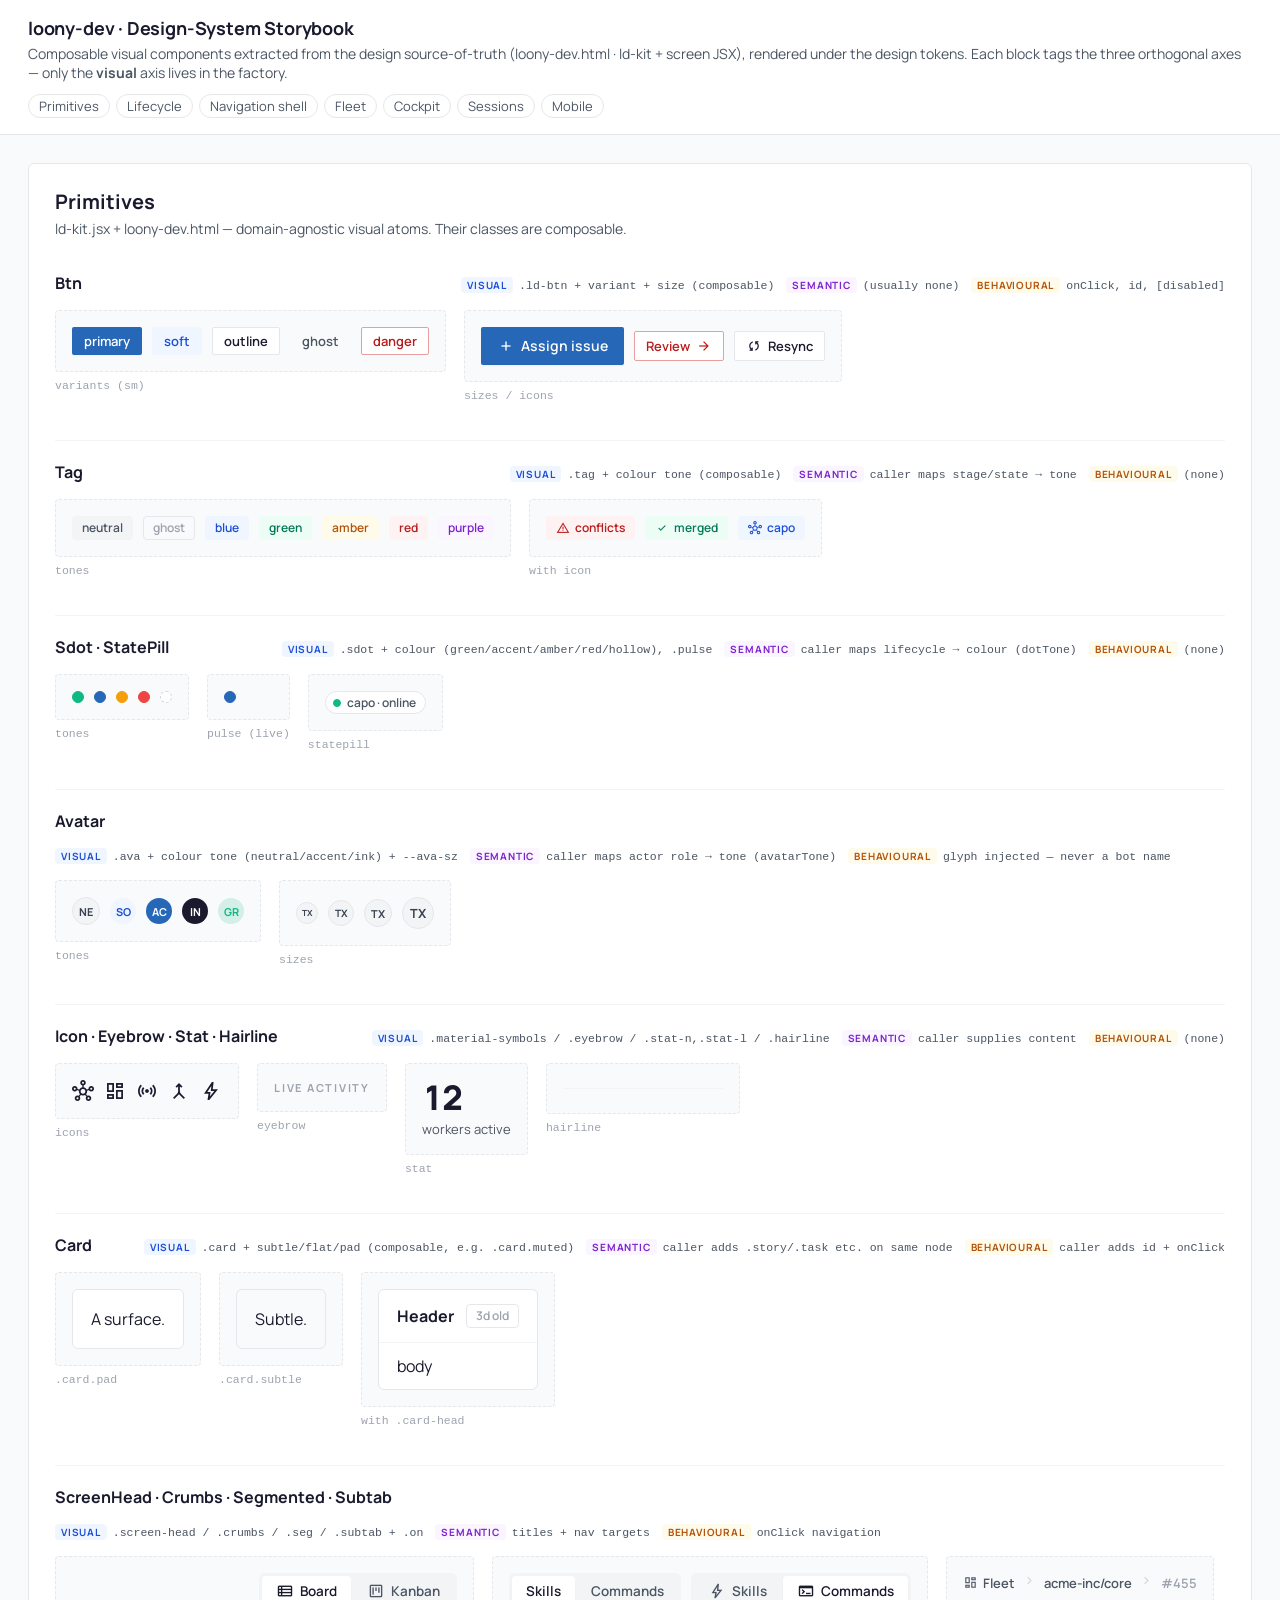
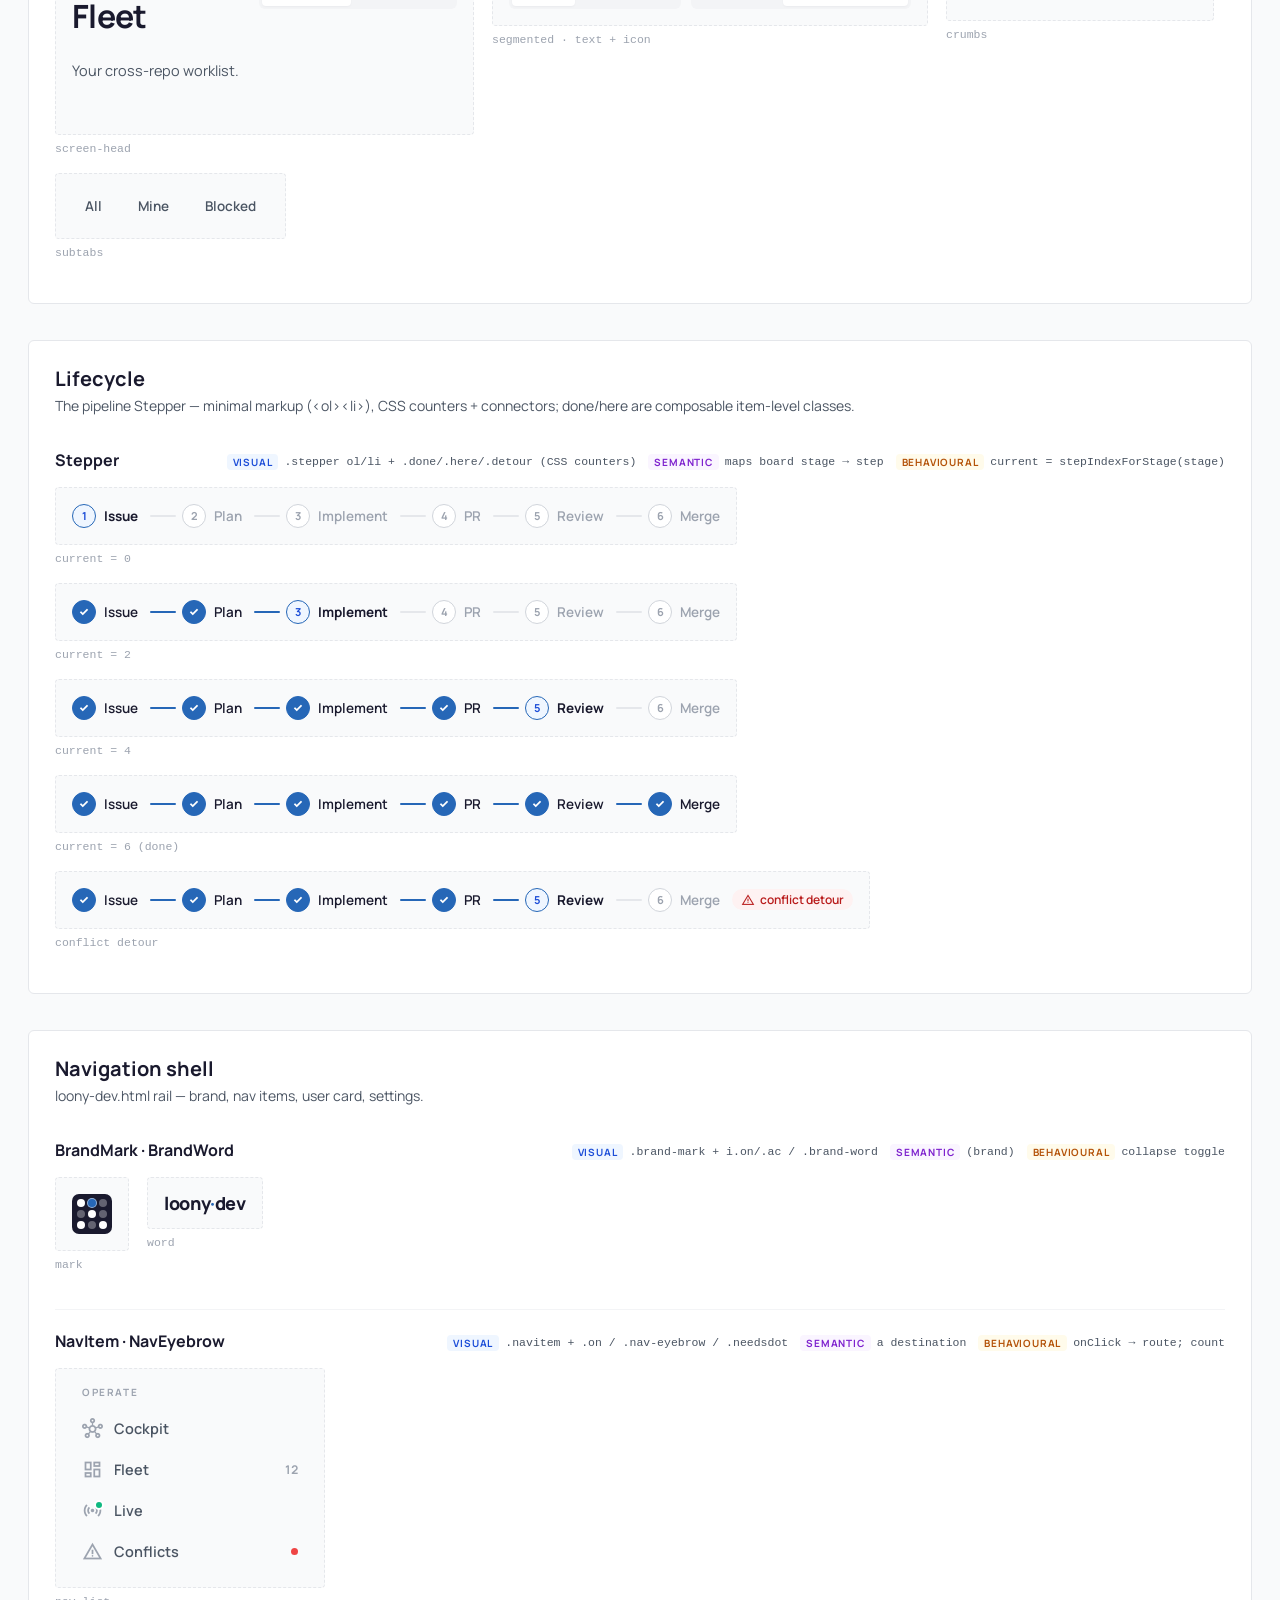
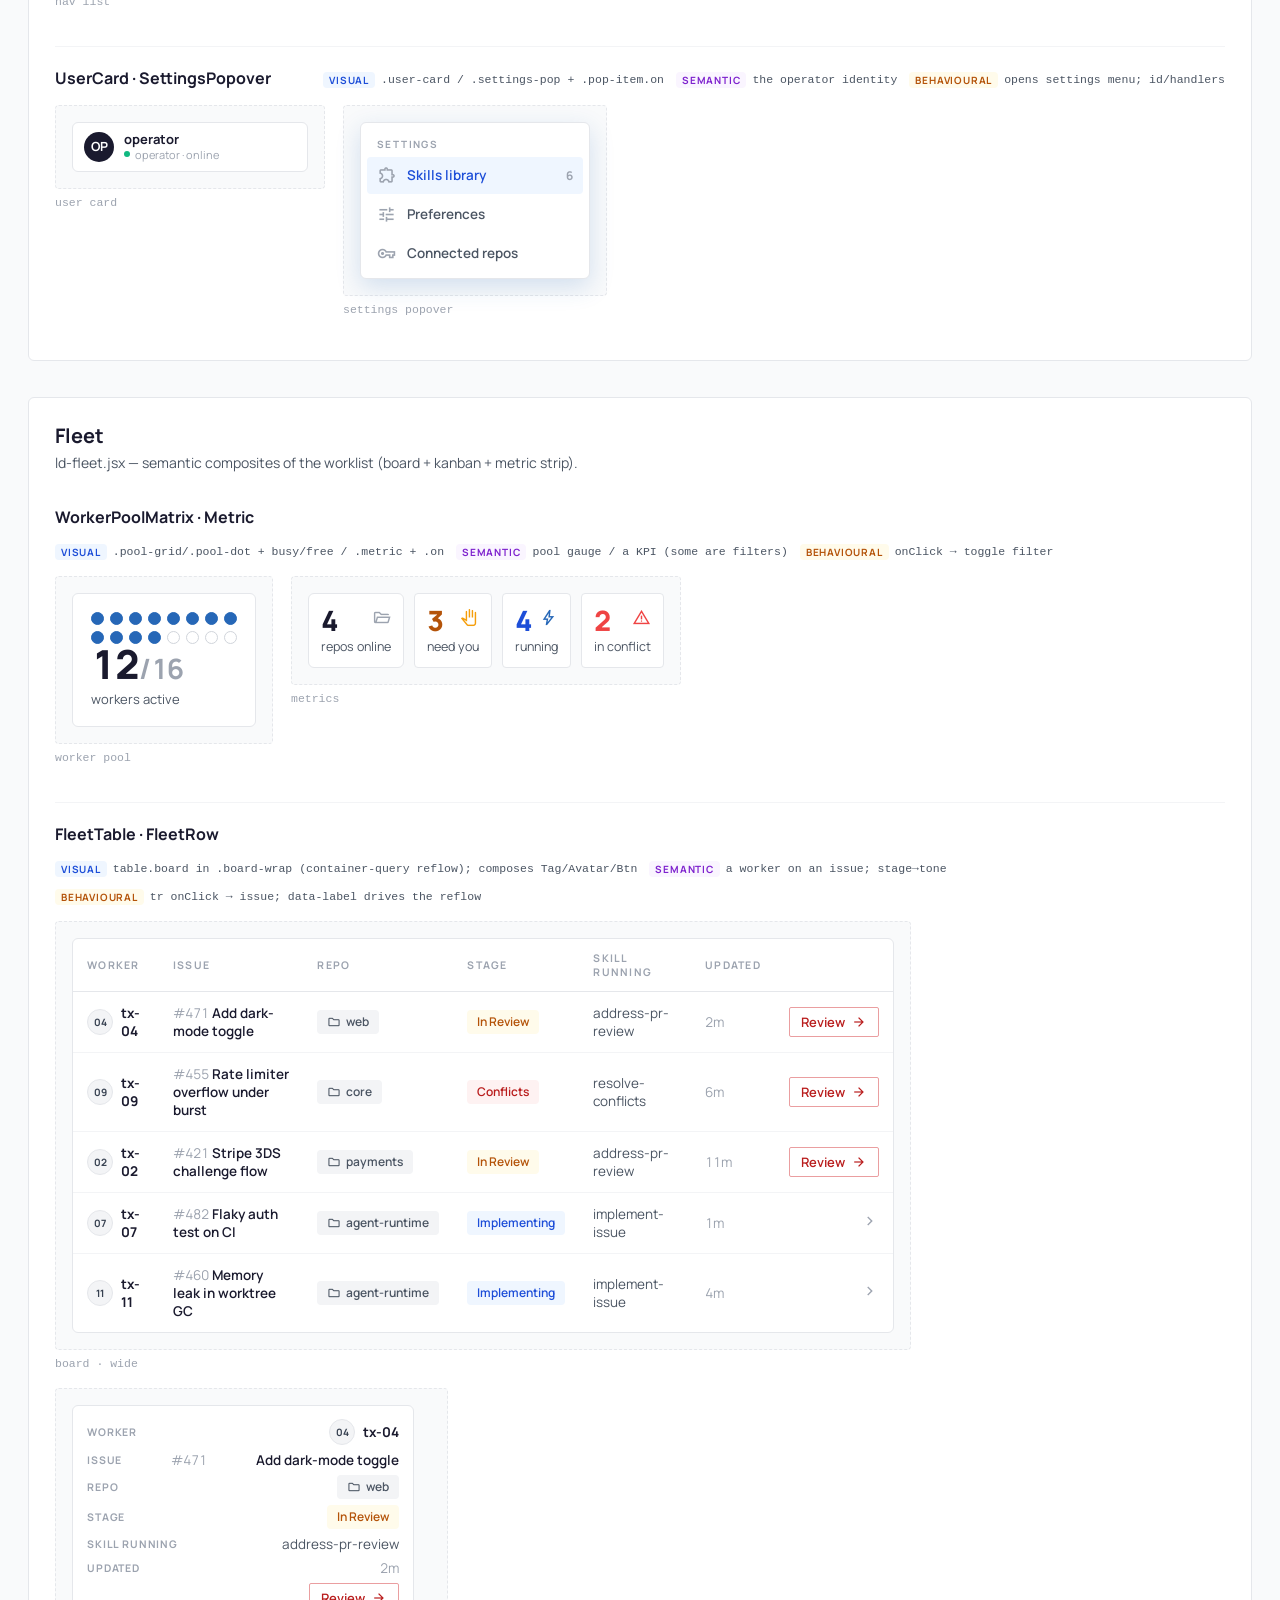
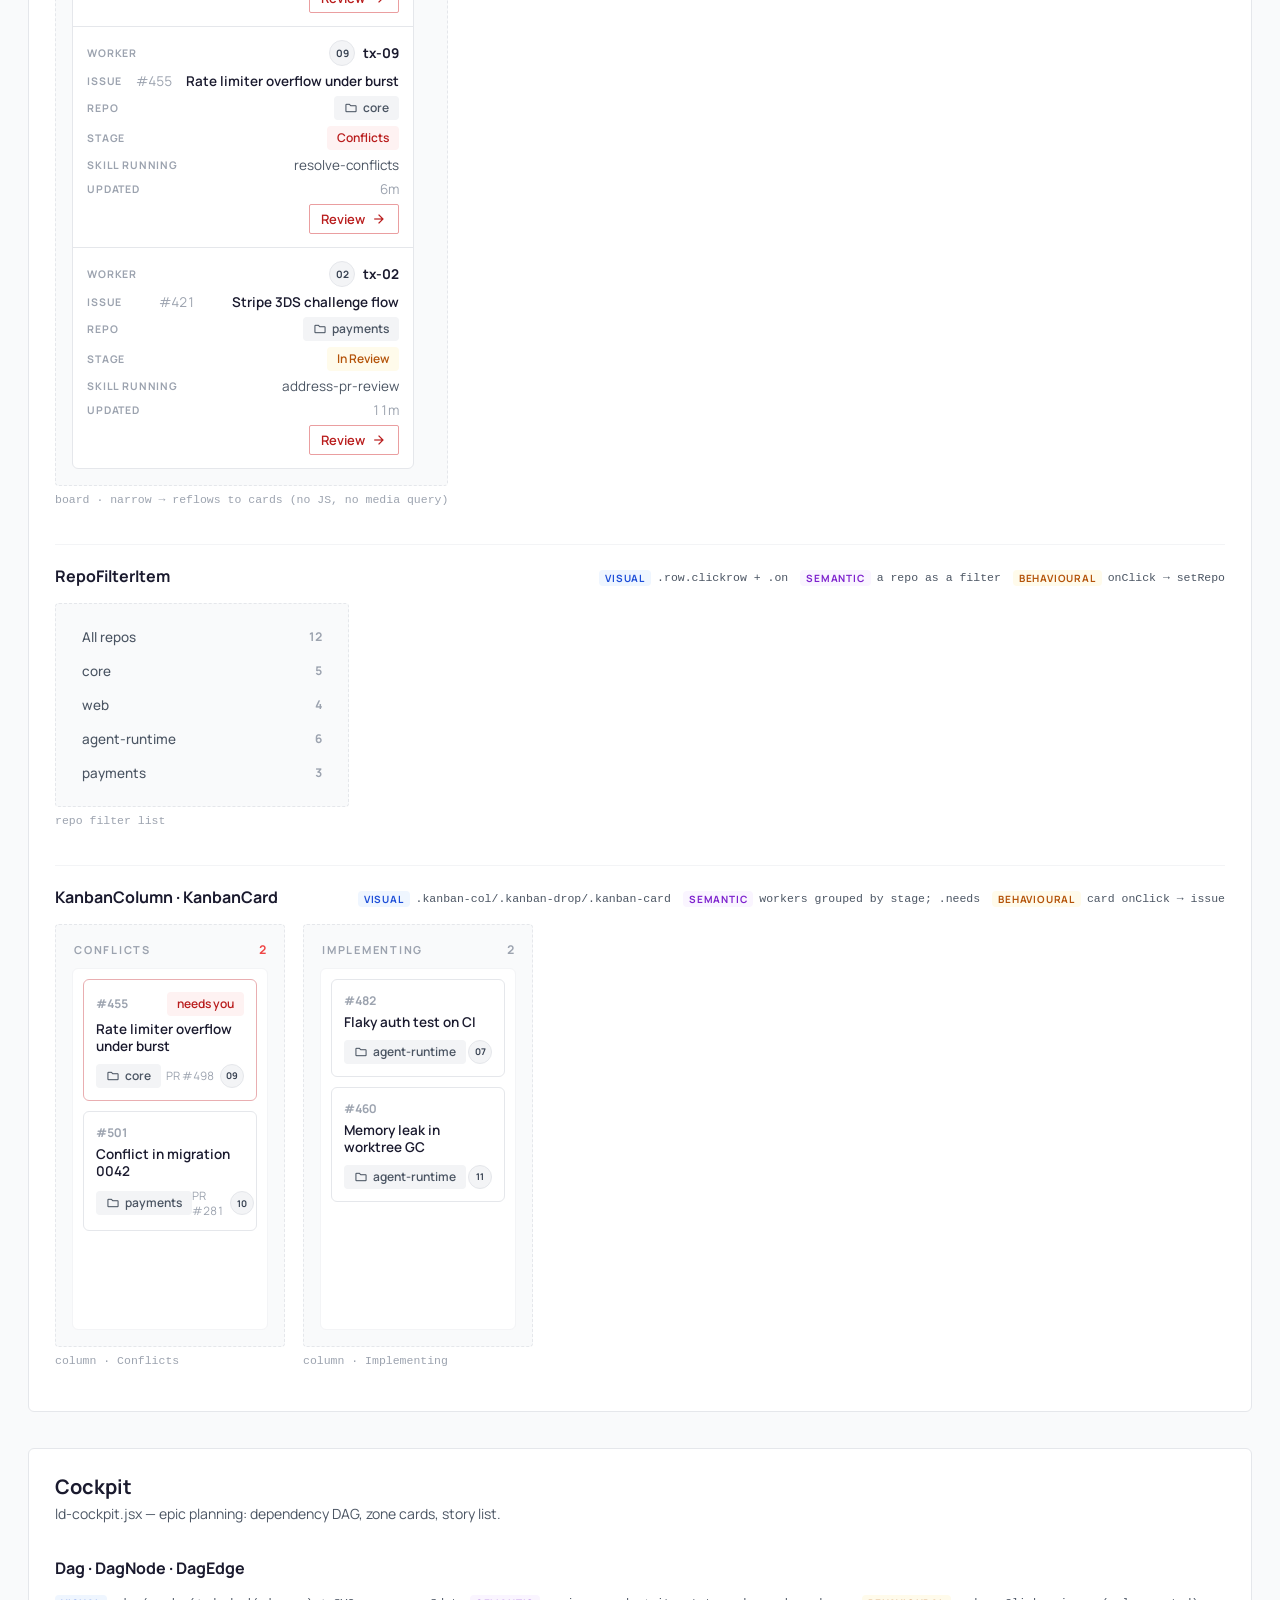
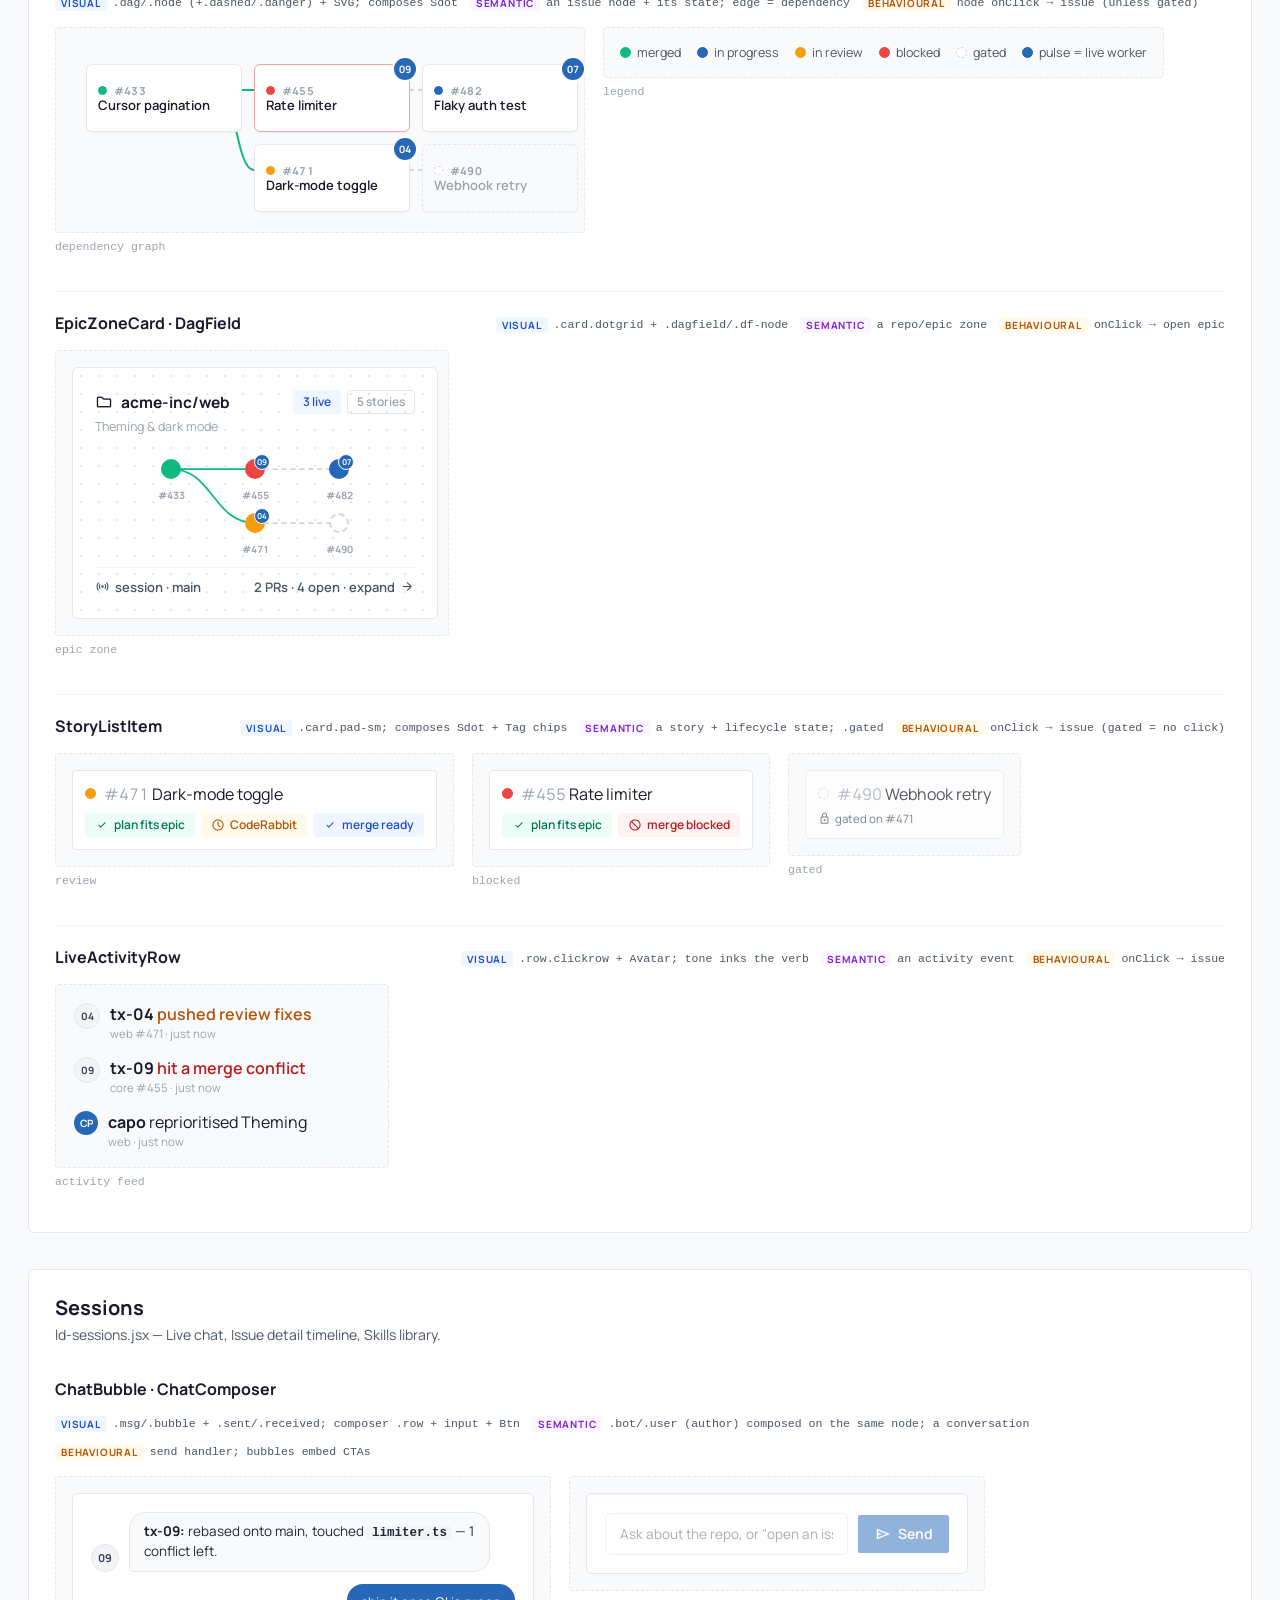
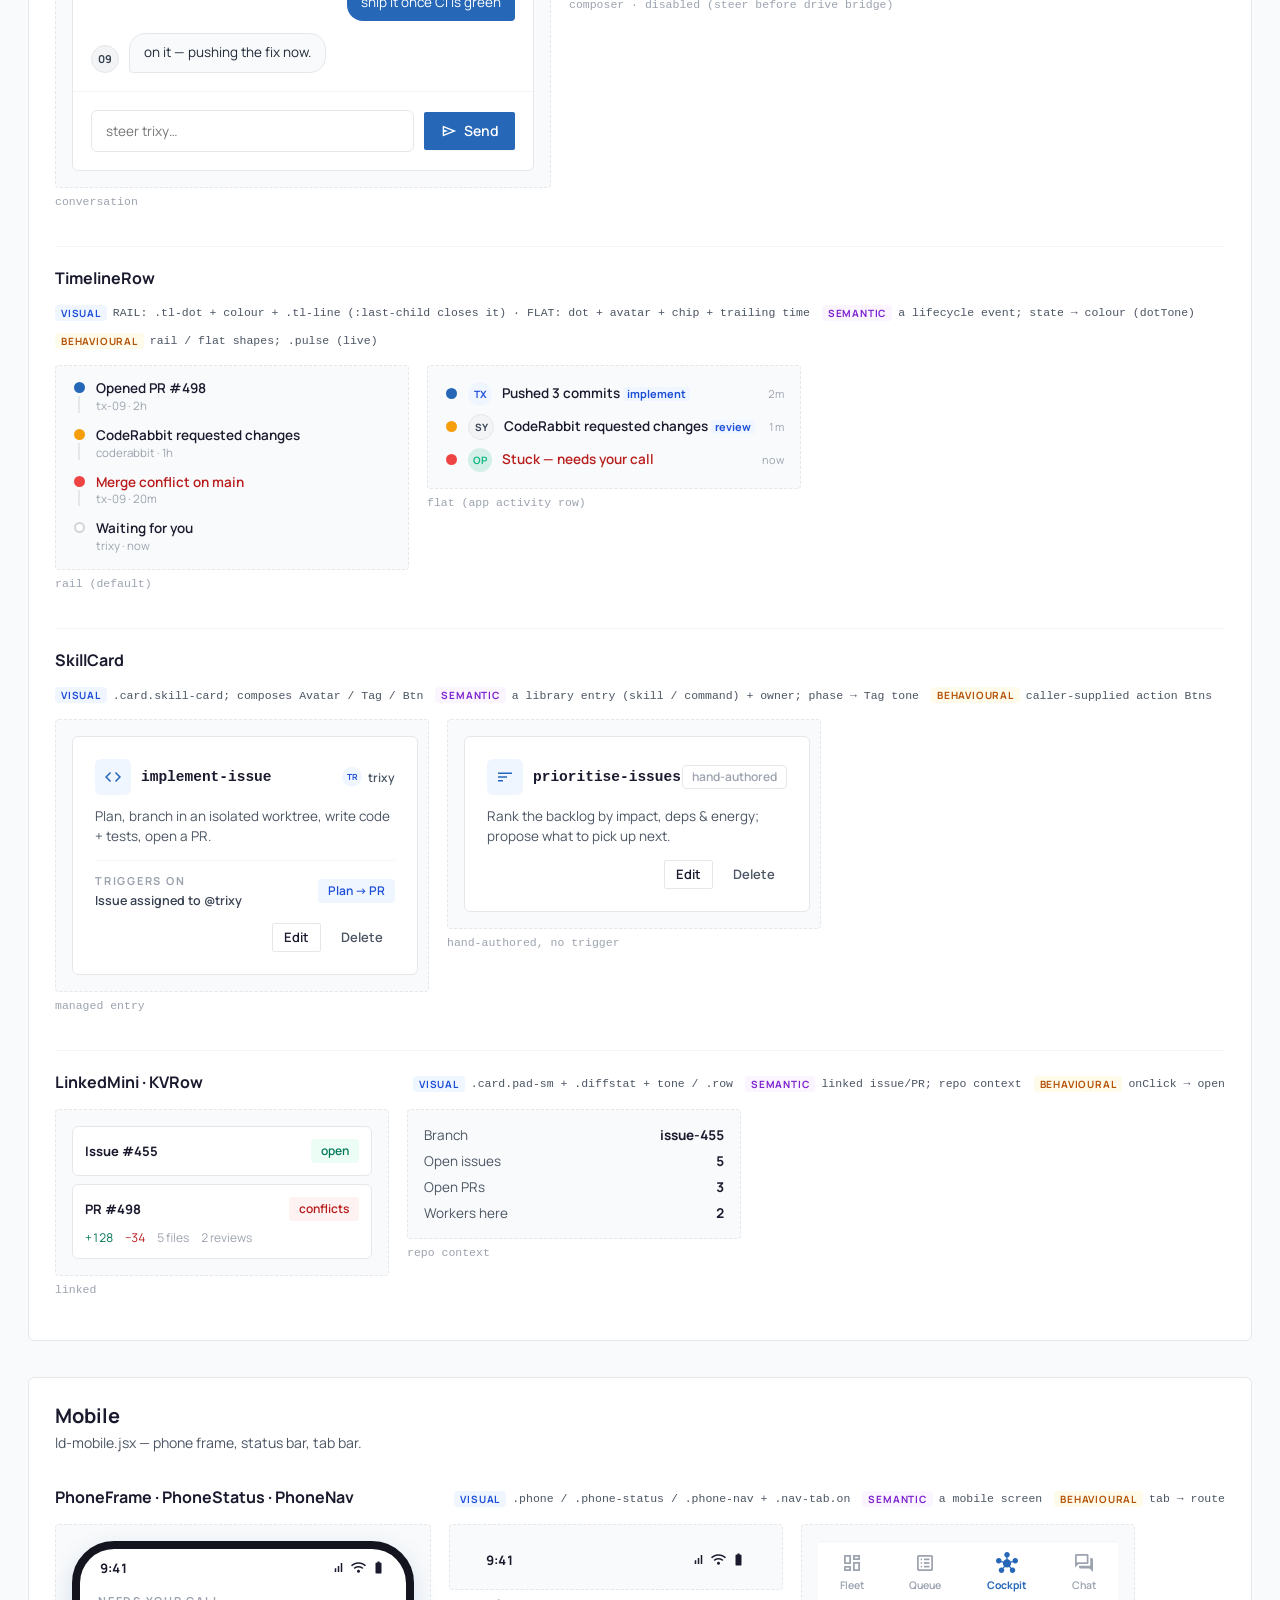
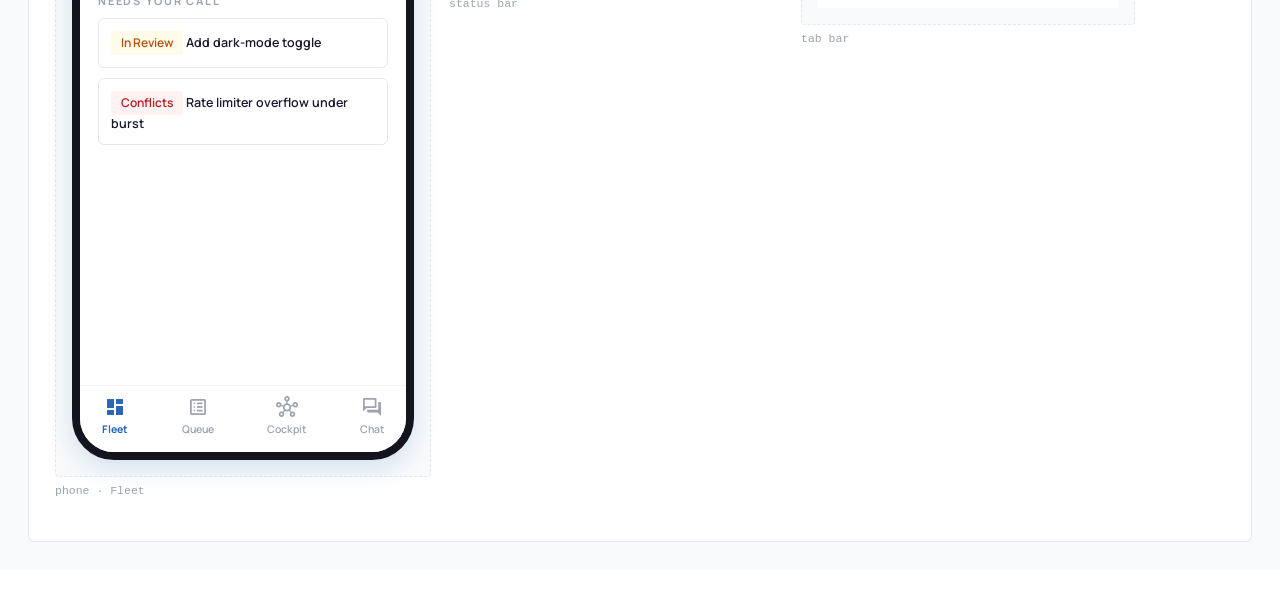
<file: loony_dev/web/static/storybook/index.html>
<!DOCTYPE html>
<html lang="en">
<head>
  <meta charset="utf-8" />
  <meta name="viewport" content="width=device-width, initial-scale=1" />
  <title>loony-dev · design-system Storybook</title>

  <!-- The design source-of-truth pipeline: tokens (L Space) → Material Symbols →
       the extracted visual layer. Manrope self-hosts via colors_and_type.css. -->
  <link rel="preconnect" href="https://fonts.googleapis.com" />
  <link rel="preconnect" href="https://fonts.gstatic.com" crossorigin />
  <link rel="stylesheet" href="../design/colors_and_type.css" />
  <link rel="stylesheet"
        href="https://fonts.googleapis.com/css2?family=Material+Symbols+Outlined:opsz,wght,FILL,GRAD@20..48,100..700,0..1,-50..200&display=swap" />
  <link rel="stylesheet" href="../ds/ld-system.css" />
  <!-- per-screen composite layers (extend ld-system.css; load after it) -->
  <link rel="stylesheet" href="../ds/css/fleet.css" />
  <link rel="stylesheet" href="../ds/css/cockpit.css" />
  <link rel="stylesheet" href="../ds/css/sessions.css" />
  <link rel="stylesheet" href="../ds/css/mobile.css" />

  <!-- gallery chrome (neutral; not a design component) -->
  <style>
    body { margin: 0; background: var(--bg-subtle); color: var(--fg-primary); font-family: var(--font-sans); }
    .sb-top { position: sticky; top: 0; z-index: 20; background: var(--bg-app); border-bottom: 1px solid var(--border-default); padding: 16px 28px; }
    .sb-top h1 { margin: 0; font-size: var(--fs-h4); font-weight: var(--fw-bold); letter-spacing: -.01em; }
    .sb-top p { margin: 4px 0 0; color: var(--fg-secondary); font-size: var(--fs-sm); }
    .sb-toc { display: flex; flex-wrap: wrap; gap: 6px; margin-top: 12px; }
    .sb-toc a { font-size: var(--fs-xs); color: var(--fg-secondary); text-decoration: none; padding: 2px 10px; border: 1px solid var(--border-default); border-radius: 999px; }
    .sb-toc a:hover { background: var(--bg-chip); color: var(--fg-primary); }
    .sb-main { max-width: 1280px; margin: 0 auto; padding: 28px; display: flex; flex-direction: column; gap: 36px; }
    .sb-section { background: var(--bg-app); border: 1px solid var(--border-default); border-radius: var(--radius-sm); padding: 24px 26px; }
    .sb-h2 { margin: 0; font-size: var(--fs-h3); font-weight: var(--fw-bold); }
    .sb-blurb { margin: 4px 0 0; color: var(--fg-secondary); font-size: var(--fs-sm); }
    .sb-block { padding: 20px 0; border-top: 1px solid var(--border-hairline); margin-top: 18px; }
    .sb-block:first-of-type { border-top: 0; margin-top: 14px; }
    .sb-block-head { display: flex; align-items: baseline; justify-content: space-between; gap: 16px; flex-wrap: wrap; margin-bottom: 16px; }
    .sb-name { margin: 0; font-size: var(--fs-body); font-weight: var(--fw-bold); }
    .sb-axes { display: flex; flex-wrap: wrap; gap: 12px; }
    .sb-axis { display: inline-flex; align-items: center; gap: 6px; }
    .sb-axis-k { font-size: 10px; font-weight: 700; text-transform: uppercase; letter-spacing: .08em; padding: 1px 6px; border-radius: var(--radius-xs); }
    .sb-axis-k.v { background: var(--ld-accent-soft); color: var(--ld-accent-ink); }    /* visual (composable) */
    .sb-axis-k.s { background: var(--tag-purple-bg); color: var(--tag-purple-ink); }    /* semantic */
    .sb-axis-k.b { background: var(--st-review-soft); color: var(--st-review-ink); }    /* behavioural */
    .sb-axis-v { font-family: ui-monospace, monospace; font-size: 11.5px; color: var(--fg-secondary); }
    .sb-specimens { display: flex; flex-wrap: wrap; gap: 18px; align-items: flex-start; }
    .sb-specimen { display: flex; flex-direction: column; gap: 7px; }
    .sb-stage { display: inline-flex; align-items: center; gap: 10px; padding: 16px; background: var(--bg-subtle); border: 1px dashed var(--border-default); border-radius: var(--radius-xs); }
    .sb-stage.pad { padding: 22px; }
    .sb-stage.dark { background: #14141f; }
    .sb-cluster { display: flex; flex-wrap: wrap; align-items: center; gap: 10px; }
    .sb-cap { font-size: 11.5px; color: var(--fg-muted); font-family: ui-monospace, monospace; }
  </style>
</head>
<body>
  <div class="sb-top">
    <h1>loony-dev · Design-System Storybook</h1>
    <p>Composable visual components extracted from the design source-of-truth (loony-dev.html · ld-kit + screen JSX), rendered under the design tokens. Each block tags the three orthogonal axes — only the <b>visual</b> axis lives in the factory.</p>
    <nav class="sb-toc" id="sb-toc"></nav>
  </div>
  <main class="sb-main" id="sb-root"></main>

  <script type="module">
    import { renderStorybook } from './stories.js';
    const go = () => renderStorybook(document.getElementById('sb-root'));
    if (document.fonts && document.fonts.ready) document.fonts.ready.then(go).catch(go);
    else window.addEventListener('load', go);
  </script>
</body>
</html>
</file>
<file: loony_dev/web/static/design/colors_and_type.css>
/* ================================================================
   Jeeves Design System — Colors & Typography
   ----------------------------------------------------------------
   Source of truth for CSS custom properties used across every
   Jeeves surface (mobile app, marketing, docs, preview cards).

   The values here mirror the Flutter app's inline theme — do not
   drift. When Flutter changes, update this file and vice-versa.
   ================================================================ */

/* Brand font — loaded from the repo, not a CDN. Variable-weight TTF
   covers the full 400–800 range we use. */
@font-face {
  font-family: 'Manrope';
  src: url('./fonts/Manrope-VariableFont_wght.ttf') format('truetype-variations'),
       url('./fonts/Manrope-VariableFont_wght.ttf') format('truetype');
  font-weight: 400 800;
  font-style: normal;
  font-display: swap;
}

/* Material Symbols Outlined (the icon font) is loaded from the dashboard
   <head> as a top-level <link>, NOT @imported here: a CSS @import must precede
   all other rules (e.g. the @font-face above) to be honored, so an @import at
   this point is silently ignored by the spec and the icon font never registers
   (#250). This is the one intentional divergence from the verbatim #247 port. */

:root {
  /* -----------------------------------------------------
     Brand
     ----------------------------------------------------- */
  --jeeves-primary:         #2667B7;  /* hero blue — seed color */
  --jeeves-primary-hover:   #1E4F8F;  /* hover / pressed */
  --jeeves-primary-soft:    #EFF6FF;  /* tinted backgrounds, selected nav tiles */
  --jeeves-primary-border:  #DBEAFE;  /* soft blue borders on chips */
  --jeeves-primary-ink:     #1D4ED8;  /* text on tinted blue backgrounds */
  --jeeves-secondary:       #1E4F8F;
  --jeeves-tertiary:        #4A5568;
  --jeeves-neutral:         #4A5568;

  /* -----------------------------------------------------
     Neutral scale (grays)
     ----------------------------------------------------- */
  --gray-50:  #F9FAFB;   /* page-level subtle surfaces (footer band) */
  --gray-100: #F3F4F6;   /* dividers, chip backgrounds, badges */
  --gray-200: #E5E7EB;   /* borders, progress bar track */
  --gray-300: #D1D5DB;   /* disabled, hint text */
  --gray-400: #9CA3AF;   /* secondary icons, mute text */
  --gray-500: #6B7280;   /* body secondary */
  --gray-600: #4B5563;   /* small label text */
  --gray-700: #374151;   /* list item body */
  --gray-800: #1F2937;   /* notes body */
  --gray-900: #111827;   /* strong/heading in notes */
  --ink:      #1A1A2E;   /* brand ink — titles, nav, drawer header */

  /* -----------------------------------------------------
     Semantic foreground / background
     ----------------------------------------------------- */
  --fg-primary:   var(--ink);
  --fg-secondary: var(--gray-600);
  --fg-muted:     var(--gray-400);
  --fg-disabled:  var(--gray-300);
  --fg-on-brand:  #FFFFFF;

  --bg-app:       #FFFFFF;
  --bg-subtle:    var(--gray-50);
  --bg-chip:      var(--gray-100);
  --bg-selected:  var(--jeeves-primary-soft);

  --border-hairline: var(--gray-100);
  --border-default:  var(--gray-200);
  --border-strong:   var(--gray-300);

  /* -----------------------------------------------------
     Status colors (GTD state dots, info rows)
     ----------------------------------------------------- */
  --status-inbox:       #3B82F6;   /* blue dot */
  --status-next:        #10B981;   /* green dot */
  --status-waiting:     #F59E0B;
  --status-blocked:     #F97316;   /* orange dot */
  --status-scheduled:   #8B5CF6;
  --status-someday:     #A855F7;
  --status-done:        #10B981;

  --danger:        #EF4444;
  --danger-soft:   #FEF2F2;
  --warning:       #F97316;
  --warning-soft:  #FFF7ED;
  --success:       #10B981;
  --success-soft:  #ECFDF5;
  --info:          var(--jeeves-primary);
  --info-soft:     var(--jeeves-primary-soft);

  /* -----------------------------------------------------
     Tag pastel palettes (paired bg / ink / border)
     Derived from task_detail_screen.dart _getPastelColor.
     ----------------------------------------------------- */
  --tag-blue-bg:     #EFF6FF;  --tag-blue-ink:     #1D4ED8;  --tag-blue-border:     #DBEAFE;
  --tag-purple-bg:   #FAF5FF;  --tag-purple-ink:   #7E22CE;  --tag-purple-border:   #F3E8FF;
  --tag-emerald-bg:  #ECFDF5;  --tag-emerald-ink:  #047857;  --tag-emerald-border:  #D1FAE5;
  --tag-orange-bg:   #FFF7ED;  --tag-orange-ink:   #C2410C;  --tag-orange-border:   #FFEDD5;
  --tag-pink-bg:     #FDF2F8;  --tag-pink-ink:     #BE185D;  --tag-pink-border:     #FCE7F3;
  --tag-indigo-bg:   #EEF2FF;  --tag-indigo-ink:   #4338CA;  --tag-indigo-border:   #E0E7FF;
  --tag-teal-bg:     #F0FDFA;  --tag-teal-ink:     #0F766E;  --tag-teal-border:     #CCFBF1;

  /* -----------------------------------------------------
     Typography — Manrope (proportional, geometric sans).
     One voice throughout; tabular digits via OpenType
     feature (font-variant-numeric: tabular-nums).
     System: Low Contrast · Blueprint metadata ·
     Contextual numerals · Focused whitespace.
     ----------------------------------------------------- */
  --font-sans:  'Manrope', -apple-system, BlinkMacSystemFont, 'Segoe UI', Helvetica, Arial, sans-serif;
  --font-icon:  'Material Symbols Outlined';

  /* Type scale — sizes unchanged; weights follow low-contrast hierarchy */
  --fs-display: 32px;   /* screen titles (Inbox, Focus) — the only 700 */
  --fs-title:   26px;   /* planning header — 500 */
  --fs-h1:      24px;   /* task title — 500 */
  --fs-h2:      22px;
  --fs-h3:      20px;
  --fs-h4:      18px;   /* section headers — 500 */
  --fs-body:    16px;   /* default body / list item */
  --fs-sm:      14px;   /* list subtitle, info row value */
  --fs-xs:      13px;   /* tag label */
  --fs-2xs:     12px;   /* badge count */
  --fs-micro:   11px;   /* Blueprint caps */
  --fs-nano:    10px;   /* Blueprint tiny caps (REMINDERS, DUE DATE) */

  --fw-regular:  400;
  --fw-medium:   500;
  --fw-semibold: 600;
  --fw-bold:     700;

  --lh-tight:    1.2;
  --lh-snug:     1.35;
  --lh-normal:   1.5;

  /* Blueprint tracking: wide on uppercase metadata, tight on display */
  --tracking-tight:   -0.01em;
  --tracking-normal:  0;
  --tracking-wide:    0.08em;
  --tracking-wider:   0.12em;
  --tracking-widest:  0.16em;

  /* -----------------------------------------------------
     Spacing (normal density — level 2)
     4-pt base grid
     ----------------------------------------------------- */
  --space-0:  0;
  --space-1:  4px;
  --space-2:  8px;
  --space-3:  12px;
  --space-4:  16px;   /* default gutter */
  --space-5:  20px;   /* screen side padding */
  --space-6:  24px;   /* section padding */
  --space-8:  32px;
  --space-10: 40px;
  --space-12: 48px;

  /* -----------------------------------------------------
     Radii — default to xs / sm.
     Pill is out. xxs is reserved for buttons.
     ----------------------------------------------------- */
  --radius-xxs:  2px;   /* BUTTONS — primary, soft, outline, text, icon */
  --radius-xs:   4px;   /* DEFAULT for chips, tags, small meta, inputs */
  --radius-sm:   6px;   /* DEFAULT for cards, rows, sheets, most surfaces */
  /* Deprecated — avoid on new work. Kept for migration only. */
  --radius-md:   8px;
  --radius-lg:   12px;
  --radius-xl:   16px;
  --radius-2xl:  20px;

  /* -----------------------------------------------------
     Elevation — Jeeves uses flat surfaces with hairline
     borders. Shadows appear only on the primary CTA.
     ----------------------------------------------------- */
  --shadow-none: none;
  --shadow-card:  0 1px 2px rgba(17, 24, 39, 0.04);
  --shadow-pop:   0 8px 24px rgba(38, 103, 183, 0.18);  /* CTA + bottom-sheet */
  --shadow-cta:   0 10px 20px -6px rgba(37, 99, 235, 0.35);  /* primary button */

  /* Durations / easing */
  --dur-fast:   120ms;
  --dur-base:   200ms;
  --dur-slow:   300ms;
  --ease-out:   cubic-bezier(0.22, 1, 0.36, 1);
  --ease-in-out: cubic-bezier(0.65, 0, 0.35, 1);
}

/* =================================================================
   Semantic element styles — consume these instead of the raw vars
   whenever possible.
   ================================================================= */

html, body {
  font-family: var(--font-sans);
  color: var(--fg-primary);
  background: var(--bg-app);
  -webkit-font-smoothing: antialiased;
  -moz-osx-font-smoothing: grayscale;
}

/* Headings — Low-contrast hierarchy.
   Only Display carries bold; everything else sits at 500. ------ */
.jv-display {
  font-size: var(--fs-display);
  font-weight: var(--fw-bold);
  line-height: var(--lh-tight);
  color: var(--ink);
  letter-spacing: var(--tracking-tight);
}

.jv-title {
  font-size: var(--fs-title);
  font-weight: var(--fw-medium);
  color: var(--ink);
  line-height: var(--lh-tight);
}

.jv-h1 {
  font-size: var(--fs-h1);
  font-weight: var(--fw-medium);
  color: #000;
  line-height: var(--lh-tight);
}

.jv-h4,
.jv-sheet-title {
  font-size: var(--fs-h4);
  font-weight: var(--fw-medium);
  color: var(--fg-primary);
}

/* Body --------------------------------------------------------- */
.jv-body {
  font-size: var(--fs-body);
  font-weight: var(--fw-regular);
  color: var(--gray-800);
  line-height: var(--lh-normal);
}

.jv-list-title {
  font-size: var(--fs-body);
  font-weight: var(--fw-semibold);
  color: var(--ink);
}

.jv-list-meta {
  font-size: var(--fs-sm);
  color: var(--gray-500);
}

/* Labels / eyebrows — "Blueprint" metadata --------------------- */
.jv-eyebrow {       /* "PROJECTS", "CONTEXTS" — wide-tracked caps */
  font-size: var(--fs-micro);
  font-weight: var(--fw-bold);
  letter-spacing: var(--tracking-widest);
  color: var(--gray-400);
  text-transform: uppercase;
  font-family: var(--font-sans);
}

.jv-micro-eyebrow {   /* "REMINDERS", "DUE DATE" — tiniest blueprint label */
  font-size: var(--fs-nano);
  font-weight: var(--fw-bold);
  letter-spacing: var(--tracking-widest);
  color: var(--gray-400);
  text-transform: uppercase;
  font-family: var(--font-sans);
}

.jv-project-crumb {   /* folder breadcrumb above task title */
  font-size: var(--fs-micro);
  font-weight: var(--fw-semibold);
  color: var(--jeeves-primary);
  letter-spacing: var(--tracking-wider);
  text-transform: uppercase;
}

/* Numbers — Contextual. Add .jv-tabular (or inline tabular-nums)
   where alignment matters — schedules, counts, durations. Uses
   Manrope's own tabular digits via OpenType; no separate font. */
.jv-tabular {
  font-variant-numeric: tabular-nums;
  font-feature-settings: 'tnum' 1;
  letter-spacing: 0;
}

.jv-hint {
  color: var(--gray-300);
}

/* Common semantic aliases ------------------------------------- */
.fg-1 { color: var(--fg-primary); }
.fg-2 { color: var(--fg-secondary); }
.fg-3 { color: var(--fg-muted); }
.fg-brand { color: var(--jeeves-primary); }

/* Icon helper — renders Material Symbols at body weight ----- */
.jv-icon {
  font-family: var(--font-icon);
  font-weight: normal;
  font-style: normal;
  font-size: 20px;
  line-height: 1;
  letter-spacing: normal;
  text-transform: none;
  display: inline-block;
  white-space: nowrap;
  word-wrap: normal;
  direction: ltr;
  -webkit-font-feature-settings: 'liga';
  -webkit-font-smoothing: antialiased;
  font-variation-settings: 'FILL' 0, 'wght' 400, 'GRAD' 0, 'opsz' 20;
}
</file>
<file: loony_dev/web/static/ds/ld-system.css>
/* ============================================================================
   ld-system.css — the loony-dev VISUAL LAYER, extracted from the design
   source-of-truth (loony-dev.html <style> + the screen JSX inline styles).

   This is the canonical visual axis. It is token-driven: every value resolves
   from design/colors_and_type.css (the L Space token foundation). It knows
   nothing about repos/issues/workers — semantic + behavioural axes are injected
   by the factory callers. The dashboard's app.css is the (drifted) CONSUMER of
   this layer; Phase 4 reconciles app.css onto these names/values.

   Sections:
     0. :root overlay (accent + lifecycle + layout tokens)
     1. primitives        (btn, tag, statepill, sdot, avatar, eyebrow, card, …)
     2. typography + crumbs + stat
     3. navigation shell   (rail, brand, navitem, user-card, settings pop)
     4. controls           (seg, subtab)
     5. data display       (table.board, dag/node, tl-line timeline, dotgrid)
     6. composites          (promoted from screen inline styles: metric, pool,
                             kanban, chat bubbles, skill, linked, epic, phone)
     7. flex/util helpers   (row/col/gap/align — the design's atomic utilities)
   ============================================================================ */

/* ---------- 0. :root overlay (from loony-dev.html) ---------- */
:root {
  --ld-accent: var(--jeeves-primary);
  --ld-accent-hover: var(--jeeves-primary-hover);
  --ld-accent-soft: var(--jeeves-primary-soft);
  --ld-accent-ink: var(--jeeves-primary-ink);

  --st-merged: #10B981;  --st-merged-soft: #ECFDF5;  --st-merged-ink: #047857;
  --st-active: var(--ld-accent); --st-active-soft: var(--ld-accent-soft); --st-active-ink: var(--ld-accent-ink);
  --st-review: #F59E0B;  --st-review-soft: #FFFBEB;  --st-review-ink: #B45309;
  --st-blocked:#EF4444;  --st-blocked-soft:#FEF2F2;  --st-blocked-ink:#B91C1C;
  --st-gated:  #9CA3AF;  --st-gated-soft:#F9FAFB;

  --rail-w: 236px;
  --side-w: 300px;
  --pad-card: 18px;
  --row-gap: 12px;
}
.dense { --pad-card: 13px; --row-gap: 8px; }

.material-symbols-outlined {
  font-family: 'Material Symbols Outlined';
  font-weight: normal; font-style: normal;
  line-height: 1; letter-spacing: normal; text-transform: none;
  display: inline-block; white-space: nowrap; overflow-wrap: normal; direction: ltr;
  -webkit-font-feature-settings: 'liga'; -webkit-font-smoothing: antialiased;
  font-variation-settings: 'FILL' 0, 'wght' 400, 'GRAD' 0, 'opsz' 24;
}

/* ---------- 1. primitives ---------- */
.ld-btn {
  font-family: var(--font-sans); font-weight: 600; border-radius: var(--radius-xxs);
  display: inline-flex; align-items: center; justify-content: center; gap: 6px; cursor: pointer;
  border: 1px solid transparent; white-space: nowrap; text-decoration: none;
  transition: background var(--dur-fast), border-color var(--dur-fast), transform var(--dur-fast);
  line-height: 1.1;
}
.ld-btn:active { transform: scale(.985); }
.ld-btn:focus-visible { outline: 2px solid var(--ld-accent); outline-offset: 2px; }
.ld-btn:disabled { opacity: .5; cursor: not-allowed; }
.ld-btn:disabled:active { transform: none; }
.ld-btn.sm { padding: 6px 11px; font-size: 13px; }
.ld-btn.md { padding: 9px 15px; font-size: 14px; }
.ld-btn .material-symbols-outlined { font-size: 18px; }
.ld-btn.primary { background: var(--ld-accent); color: #fff; box-shadow: var(--shadow-card); }
.ld-btn.primary:hover { background: var(--ld-accent-hover); }
.ld-btn.soft { background: var(--ld-accent-soft); color: var(--ld-accent-ink); }
.ld-btn.soft:hover { background: color-mix(in srgb, var(--ld-accent-soft) 70%, var(--ld-accent) 12%); }
.ld-btn.outline { background: var(--bg-app); border-color: var(--border-default); color: var(--fg-primary); }
.ld-btn.outline:hover { background: var(--bg-subtle); border-color: var(--border-strong); }
.ld-btn.ghost { background: transparent; color: var(--fg-secondary); }
.ld-btn.ghost:hover { background: var(--bg-chip); color: var(--fg-primary); }
.ld-btn.danger { background: var(--bg-app); border-color: color-mix(in srgb, var(--st-blocked) 45%, var(--border-default)); color: var(--st-blocked-ink); }
.ld-btn.danger:hover { background: var(--st-blocked-soft); }
@media (prefers-reduced-motion: reduce) { .ld-btn { transition: none; } .ld-btn:active { transform: none; } }

.tag {
  display: inline-flex; align-items: center; gap: 5px; font-size: 12px; font-weight: 600;
  padding: 2px 9px; border-radius: var(--radius-xs); line-height: 1.5; white-space: nowrap; border: 1px solid transparent;
}
.tag .material-symbols-outlined { font-size: 14px; }
.tag.neutral { background: var(--bg-chip); color: var(--gray-600); }
.tag.ghost { background: transparent; border-color: var(--border-default); color: var(--fg-muted); }
.tag.blue { background: var(--tag-blue-bg); color: var(--tag-blue-ink); }
.tag.green { background: var(--st-merged-soft); color: var(--st-merged-ink); }
.tag.amber { background: var(--st-review-soft); color: var(--st-review-ink); }
.tag.red { background: var(--st-blocked-soft); color: var(--st-blocked-ink); }
.tag.purple { background: var(--tag-purple-bg); color: var(--tag-purple-ink); }

.statepill {
  display: inline-flex; align-items: center; gap: 6px; font-size: 12px; font-weight: 600;
  padding: 2px 9px 2px 7px; border-radius: 999px; border: 1px solid var(--border-default);
  background: var(--bg-app); color: var(--fg-secondary); white-space: nowrap;
}
.statepill .d { width: 7px; height: 7px; border-radius: 999px; flex: none; }

/* Avatar — size is data-driven, so it rides a custom property (--ava-sz) rather
   than per-instance inline width/height. Font scales off the same var. */
.ava { --ava-sz: 26px; width: var(--ava-sz); height: var(--ava-sz); font-size: calc(var(--ava-sz) * 0.42); border-radius: 999px; display: inline-flex; align-items: center; justify-content: center; font-weight: 700; flex: none; }
/* Tones are VISUAL colour classes (domain-agnostic). The design named these by
   ACTOR (.trixy/.capo/.user) — bot/operator names are per-install config and
   must not be visual classes; the actor→tone map (avatarTone) lives in the caller. */
.ava.neutral { background: var(--bg-chip); color: var(--gray-700); border: 1px solid var(--border-default); }
.ava.soft    { background: var(--ld-accent-soft); color: var(--ld-accent-ink); }   /* soft-accent — the app's worker avatar */
.ava.accent  { background: var(--ld-accent); color: #fff; }
.ava.ink     { background: var(--ink); color: #fff; }
.ava.green   { background: color-mix(in srgb, var(--st-merged) 16%, transparent); color: var(--st-merged); }

/* Dot — size via --dot-sz custom property (default 8px). Tones are VISUAL,
   domain-agnostic COLOUR classes (composable). A 'merged' issue (semantic) is
   rendered .green; the semantic→colour map lives in the caller (dotTone()). */
.sdot { --dot-sz: 8px; width: var(--dot-sz); height: var(--dot-sz); border-radius: 999px; border: 1.5px solid transparent; display: inline-block; flex: none; box-sizing: border-box; }
.sdot.green  { background: var(--st-merged);  border-color: var(--st-merged); }
.sdot.accent { background: var(--st-active);   border-color: var(--st-active); }
.sdot.amber  { background: var(--st-review);   border-color: var(--st-review); }
.sdot.red    { background: var(--st-blocked);  border-color: var(--st-blocked); }
.sdot.hollow { background: var(--bg-app); border-color: var(--border-strong); border-style: dashed; }

@keyframes ldpulse { 0% { box-shadow: 0 0 0 0 color-mix(in srgb, var(--ld-accent) 55%, transparent); } 70% { box-shadow: 0 0 0 7px rgba(0,0,0,0); } 100% { box-shadow: 0 0 0 0 rgba(0,0,0,0); } }
.pulse { animation: ldpulse 1.9s ease-out infinite; }
body.no-pulse .pulse { animation: none; }
@media (prefers-reduced-motion: reduce) { .pulse { animation: none; } }

.card { background: var(--bg-app); border: 1px solid var(--border-default); border-radius: var(--radius-sm); }
.card.subtle { background: var(--bg-subtle); }
.card.flat { box-shadow: none; }
.pad { padding: var(--pad-card); }
.pad-sm { padding: 12px; }
.pad-lg { padding: 22px; }
.card-head { display: flex; align-items: center; justify-content: space-between; gap: 12px; padding: 14px var(--pad-card); border-bottom: 1px solid var(--border-hairline); }
.hairline { height: 1px; background: var(--border-hairline); border: 0; }

/* Stepper — minimal markup: <ol class="stepper"><li class="done|here">…</li></ol>.
   CSS does the heavy lifting: counter() draws the number, ::after draws the
   connector, and the done/here STATE classes (composable, item-level) recolour.
   A bare <li> is the "future" state (the muted default). */
.stepper { list-style: none; margin: 0; padding: 0; display: flex; align-items: center; flex-wrap: wrap; gap: 2px; counter-reset: step; }
.stepper > li { counter-increment: step; display: inline-flex; align-items: center; gap: 8px; font-size: 13.5px; font-weight: 600; color: var(--fg-muted); }
.stepper > li::before {                 /* the node — future/default look */
  content: counter(step); font-family: var(--font-sans); font-weight: 700; font-size: 11px;
  width: 22px; height: 22px; flex: none; border-radius: 999px;
  display: inline-flex; align-items: center; justify-content: center;
  border: 1.5px solid var(--border-strong); background: var(--bg-app); color: var(--fg-muted);
}
.stepper > li:not(:last-child)::after {  /* the connector — muted by default */
  content: ''; width: 26px; height: 2px; flex: none; border-radius: 2px; margin: 0 4px; background: var(--border-default);
}
.stepper > li.done { color: var(--ink); }
.stepper > li.done::before { content: 'check'; font-family: 'Material Symbols Outlined'; font-size: 14px; background: var(--ld-accent); border-color: var(--ld-accent); color: #fff; }
.stepper > li.done::after { background: var(--ld-accent); }   /* only a DONE step's trailing connector is accent (so the bar after the active node stays muted) */
.stepper > li.here { color: var(--ink); font-weight: 700; }
.stepper > li.here::before { background: var(--ld-accent-soft); border-color: var(--ld-accent); color: var(--ld-accent-ink); }
.stepper > li.detour { counter-increment: none; gap: 5px; margin-left: 10px; padding: 2px 9px; border-radius: 999px; background: var(--st-blocked-soft); color: var(--st-blocked-ink); font-size: 12px; font-weight: 600; }
.stepper > li.detour::before, .stepper > li.detour::after { content: none; }
.stepper > li.detour .material-symbols-outlined { font-size: 14px; }
.stepper > li:has(+ .detour)::after { content: none; }   /* no connector running into the detour pill */

/* ---------- 2. typography + crumbs + stat ---------- */
.screen-title { font-size: var(--fs-display); font-weight: var(--fw-bold); color: var(--ink); letter-spacing: -.02em; line-height: 1.05; }
.screen-sub { color: var(--fg-secondary); font-size: 14.5px; max-width: 660px; line-height: 1.5; margin-top: 7px; }
.screen-head { display: flex; align-items: flex-start; justify-content: space-between; gap: 20px; margin-bottom: 22px; flex-wrap: wrap; }
.screen-head-right { flex: none; }
.eyebrow { font-size: var(--fs-micro); font-weight: var(--fw-bold); letter-spacing: var(--tracking-widest); color: var(--fg-muted); text-transform: uppercase; }
.tnum { font-variant-numeric: tabular-nums; }
.mut { color: var(--fg-secondary); }
.faint { color: var(--fg-muted); }
.ink { color: var(--ink); }
.b { font-weight: 700; }
.sb { font-weight: 600; }
.center { text-align: center; }
.crumbs { display: flex; align-items: center; gap: 7px; margin-bottom: 12px; font-size: 13px; }
.crumb { border: 0; background: transparent; padding: 0; font-family: var(--font-sans); font-size: 13px; font-weight: 600; color: var(--fg-secondary); cursor: pointer; display:inline-flex; align-items:center; gap:5px; }
.crumb:hover { color: var(--ld-accent); }
.crumb-sep { color: var(--border-strong); }
.crumb-cur { font-size: 13px; color: var(--fg-muted); font-weight: 600; }
.stat-n { font-size: 34px; font-weight: 800; line-height: 1; letter-spacing: -.02em; font-variant-numeric: tabular-nums; }
.stat-l { font-size: 13px; color: var(--fg-secondary); margin-top: 6px; }

/* ---------- 3. navigation shell ---------- */
.rail { width: var(--rail-w); flex: none; border-right: 1px solid var(--border-default); background: var(--bg-app); padding: 22px 16px 16px; display: flex; flex-direction: column; transition: width var(--dur-base) var(--ease-in-out), padding var(--dur-base) var(--ease-in-out); }
.brand { display: flex; align-items: center; gap: 11px; padding: 6px 8px; width: 100%; border: 0; background: transparent; cursor: pointer; font-family: var(--font-sans); border-radius: var(--radius-sm); text-align: left; }
.brand:hover { background: var(--bg-chip); }
.brand-mark { width: 30px; height: 30px; flex: none; border-radius: 7px; display: grid; grid-template-columns: repeat(3, 1fr); grid-template-rows: repeat(3,1fr); gap: 2.5px; padding: 5px; background: var(--ink); }
.brand-mark i { border-radius: 999px; background: rgba(255,255,255,.32); }
.brand-mark i.on { background: #fff; }
.brand-mark i.ac { background: var(--ld-accent); box-shadow: 0 0 0 1px color-mix(in srgb,var(--ld-accent) 50%, #fff); }
.brand-word { font-size: 18px; font-weight: 800; letter-spacing: -.02em; color: var(--ink); line-height: 1; }
.brand-word .dot { color: var(--ld-accent); }
.brand-tag { font-size: 10px; font-weight: 700; letter-spacing: .14em; text-transform: uppercase; color: var(--fg-muted); margin-top: 3px; }
.navlist { display: flex; flex-direction: column; gap: 2px; margin-top: 24px; }
.nav-eyebrow { font-size: 10px; font-weight: 700; letter-spacing: .16em; text-transform: uppercase; color: var(--fg-muted); padding: 0 10px 8px; }
.navitem { display: flex; align-items: center; gap: 11px; width: 100%; text-align: left; border: 0; background: transparent; color: var(--fg-secondary); padding: 9px 10px; border-radius: var(--radius-sm); font-size: 14.5px; font-weight: 600; font-family: var(--font-sans); cursor: pointer; position: relative; }
.navitem:hover { background: var(--bg-chip); color: var(--fg-primary); }
.navitem.on { background: var(--ld-accent-soft); color: var(--ld-accent-ink); font-weight: 700; }
.navitem.on .material-symbols-outlined { color: var(--ld-accent); }
.navitem .material-symbols-outlined { font-size: 21px; color: var(--fg-muted); flex: none; }
.navitem .count { margin-left: auto; font-size: 12px; font-weight: 700; color: var(--fg-muted); font-variant-numeric: tabular-nums; }
.navitem.on .count { color: var(--ld-accent); }
.navitem .needsdot { margin-left: auto; width: 7px; height: 7px; border-radius: 999px; background: var(--st-blocked); }
.live-i { position: relative; }
.live-i::after { content: ''; position: absolute; right: 1px; top: 2px; width: 6px; height: 6px; border-radius: 999px; background: var(--st-merged); box-shadow: 0 0 0 2px var(--bg-app); }
.user-card { display: flex; align-items: center; gap: 10px; padding: 9px 11px; cursor: pointer; border: 1px solid var(--border-default); border-radius: var(--radius-sm); background: var(--bg-app); }
.user-card:hover { background: var(--bg-subtle); }
.user-card .nm { font-size: 13px; font-weight: 700; color: var(--ink); line-height: 1.15; }
.user-card .st { font-size: 11px; color: var(--fg-muted); display: flex; align-items: center; gap: 5px; }
.user-card .st .d { width: 6px; height: 6px; border-radius: 999px; background: var(--st-merged); }
.settings-pop { min-width: 216px; background: var(--bg-app); border: 1px solid var(--border-default); border-radius: var(--radius-sm); box-shadow: var(--shadow-pop); padding: 6px; display: flex; flex-direction: column; gap: 2px; }
.pop-cap { font-size: 10px; font-weight: 700; letter-spacing: .14em; text-transform: uppercase; color: var(--fg-muted); padding: 8px 10px 4px; }
.pop-item { display: flex; align-items: center; gap: 11px; width: 100%; text-align: left; border: 0; background: transparent; color: var(--fg-secondary); font-family: var(--font-sans); padding: 9px 10px; border-radius: var(--radius-xs); font-size: 13.5px; font-weight: 600; cursor: pointer; }
.pop-item:hover { background: var(--bg-chip); color: var(--fg-primary); }
.pop-item.on { background: var(--ld-accent-soft); color: var(--ld-accent-ink); }
.pop-item .material-symbols-outlined { font-size: 19px; color: var(--fg-muted); flex: none; }
.pop-item .count { margin-left: auto; font-size: 12px; font-weight: 700; color: var(--fg-muted); font-variant-numeric: tabular-nums; }

/* ---------- 4. controls ---------- */
.seg { display: inline-flex; background: var(--bg-chip); border-radius: var(--radius-sm); padding: 3px; gap: 2px; }
.seg button { display: inline-flex; align-items: center; gap: 6px; border: 0; background: transparent; font-family: var(--font-sans); font-weight: 600; font-size: 13.5px; color: var(--fg-secondary); padding: 6px 14px; border-radius: var(--radius-xs); cursor: pointer; }
.seg button.on { background: var(--bg-app); color: var(--ink); box-shadow: var(--shadow-card); }
.subtab { border: 1px solid transparent; background: transparent; padding: 6px 12px; border-radius: var(--radius-sm); font-weight: 600; font-size: 13.5px; color: var(--fg-secondary); cursor: pointer; font-family: var(--font-sans); }
.subtab:hover { background: var(--bg-subtle); }
.subtab.on { background: var(--ld-accent-soft); color: var(--ld-accent-ink); }

/* ---------- 5. data display ---------- */
/* Scroll-wrap: a wide table SCROLLS horizontally (never clipped away), and the
   overflow context also rounds the table's corners to the surface radius. */
.table-wrap { overflow-x: auto; }
table.board { border-collapse: collapse; width: 100%; }
table.board th { text-align: left; font-size: 10.5px; letter-spacing: .12em; text-transform: uppercase; color: var(--fg-muted); font-weight: 700; padding: 12px 14px; border-bottom: 1px solid var(--border-default); }
table.board td { padding: 12px 14px; border-bottom: 1px solid var(--border-hairline); vertical-align: middle; font-size: 13.5px; }
table.board tbody tr { cursor: pointer; }
table.board tbody tr:hover td { background: var(--bg-subtle); }
table.board tbody tr:last-child td { border-bottom: 0; }
/* Container-query responsive board: when the .board-wrap CONTAINER is narrow,
   the table reflows to stacked cards (label via data-label) instead of
   overflowing — native CSS, no JS, no page-level media-query breakpoints. */
.board-wrap { container-type: inline-size; overflow-x: auto; }
@container (max-width: 600px) {
  .board-wrap table.board thead { position: absolute; width: 1px; height: 1px; overflow: hidden; clip-path: inset(50%); }
  .board-wrap table.board tbody tr { display: block; padding: 10px 14px; border-bottom: 1px solid var(--border-default); }
  .board-wrap table.board tbody tr:last-child { border-bottom: 0; }
  .board-wrap table.board td { display: flex; align-items: center; justify-content: space-between; gap: 12px; padding: 3px 0; border: 0; }
  .board-wrap table.board td::before { content: attr(data-label); font-size: 10.5px; font-weight: 700; text-transform: uppercase; letter-spacing: .08em; color: var(--fg-muted); }
}
.scrollx { overflow-x: auto; }
.dotgrid { background-image: radial-gradient(var(--border-default) 1px, transparent 1.4px); background-size: 18px 18px; background-position: -1px -1px; }
.clickrow { cursor: pointer; border-radius: var(--radius-xs); }
.clickrow:hover { background: var(--bg-subtle); }

/* DAG */
.dag { position: relative; }
.dag > svg { position: absolute; inset: 0; overflow: visible; pointer-events: none; }
.node { position: absolute; border: 1px solid var(--border-default); border-radius: var(--radius-sm); background: var(--bg-app); box-shadow: var(--shadow-card); cursor: pointer; padding: 7px 11px; display: flex; flex-direction: column; justify-content: center; transition: border-color var(--dur-fast), box-shadow var(--dur-fast); }
.node:hover { border-color: var(--border-strong); box-shadow: var(--shadow-pop); }
.node .nk { font-size: 11px; font-weight: 700; color: var(--fg-muted); font-variant-numeric: tabular-nums; letter-spacing: .02em; }
.node .nt { font-size: 13px; font-weight: 600; color: var(--ink); line-height: 1.15; white-space: nowrap; overflow: hidden; text-overflow: ellipsis; }
.node.dashed { border-style: dashed; background: var(--st-gated-soft); }   /* the 'gated' look (visual) */
.node.dashed .nt { color: var(--fg-muted); }
.node.danger { border-color: color-mix(in srgb, var(--st-blocked) 40%, var(--border-default)); }   /* the 'blocked' look (visual) */
.node .wk { position: absolute; top: -9px; right: -9px; width: 22px; height: 22px; border-radius: 999px; background: var(--ld-accent); color: #fff; font-size: 10px; font-weight: 700; display: flex; align-items: center; justify-content: center; border: 2px solid var(--bg-app); z-index: 2; font-variant-numeric: tabular-nums; }
.node .nrow { display: flex; align-items: center; gap: 7px; }

/* timeline */
.tl-line { width: 1.5px; background: var(--border-default); flex: 1; margin-top: 3px; }

/* phone */
.phone { width: 326px; border: 8px solid #14141f; border-radius: 42px; background: #14141f; box-shadow: var(--shadow-pop); flex: none; }
.phone-screen { border-radius: 34px; overflow: hidden; background: var(--bg-app); position: relative; }

/* ============================================================================
   6. COMPOSITES — promoted from screen inline styles into reusable classes.
   Each block notes its origin screen. Positional/data-driven values (DAG
   coords, swatch counts) stay as caller-injected inline styles; only the
   STATIC visual recipe is captured here.
   ============================================================================ */

/* Fleet — worker-pool dot matrix gauge (ld-fleet WorkerPoolMatrix) */
.pool-grid { display: grid; grid-template-columns: repeat(8, 1fr); gap: 6px; justify-items: center; }
.pool-dot { width: 13px; height: 13px; }            /* an .sdot sized for the gauge */
.pool-dot.free { background: var(--bg-app); border-color: var(--border-strong); }
.pool-dot.busy { background: var(--ld-accent); border-color: var(--ld-accent); }

/* Fleet — KPI metric tile (ld-fleet MetricStat) */
.metric { display: flex; flex-direction: column; justify-content: center; min-width: 0; }
.metric .metric-n { font-size: 28px; font-weight: 800; line-height: 1; letter-spacing: -.02em; font-variant-numeric: tabular-nums; }
.metric .metric-l { font-size: 12.5px; margin-top: 4px; color: var(--fg-secondary); }
.metric.on { border-color: var(--ld-accent); background: var(--ld-accent-soft); box-shadow: 0 0 0 1px var(--ld-accent); }
.metric.on .metric-l { color: var(--ld-accent-ink); font-weight: 700; }

/* Fleet — kanban (ld-fleet FleetKanban / KanbanCard) */
.kanban-col { width: 196px; flex: none; }
.kanban-drop { min-height: 340px; background: var(--bg-app); border: 1px solid var(--border-hairline); border-radius: var(--radius-sm); padding: 10px; }
.kanban-card { margin-bottom: 10px; cursor: pointer; }
.kanban-card.needs { border-color: color-mix(in srgb, var(--st-blocked) 35%, var(--border-default)); }
.kanban-card .kc-title { font-size: 13.5px; font-weight: 600; margin: 5px 0 9px; line-height: 1.25; color: var(--ink); }

/* Cockpit — compact dot-DAG node (ld-cockpit DagField) + epic zone card */
.dagfield { position: relative; margin: 14px auto 4px; }
.dagfield .df-node { position: absolute; width: 52px; display: flex; flex-direction: column; align-items: center; }
.dagfield .df-node .df-dot { width: 20px; height: 20px; border-width: 2px; }
.dagfield .df-node .df-k { font-size: 10px; margin-top: 4px; font-weight: 700; }
.dagfield .df-wk { position: absolute; top: -5px; right: -5px; width: 14px; height: 14px; border-radius: 999px; background: var(--ld-accent); color: #fff; font-size: 8px; font-weight: 700; display: flex; align-items: center; justify-content: center; border: 1.5px solid var(--bg-app); }

/* Sessions — chat bubbles (ld-sessions / ld-mobile ChatBubble) */
/* Chat — a message ROW (.msg: alignment + optional avatar slot) holding a BUBBLE
   box (.bubble + direction). Both directions share the SAME structure; only the
   composable .sent/.received class and whether an avatar is present differ — so
   the two are strictly parallel and the .bubble is reusable on its own. The
   asymmetric radius (corner squared toward the speaker) reads as a chat bubble,
   never an accent button. */
.msg { display: flex; align-items: flex-end; gap: 10px; }
.msg.sent { justify-content: flex-end; }
.bubble { max-width: 78%; width: fit-content; padding: 9px 14px; font-size: 13.5px; line-height: 1.45; }
.bubble.received { background: var(--bg-subtle); border: 1px solid var(--border-default); color: var(--gray-800); border-radius: 16px 16px 16px 4px; }
.bubble.sent { background: var(--ld-accent); color: #fff; border-radius: 16px 16px 4px 16px; }
.code-chip { font-family: ui-monospace, monospace; font-size: 12.5px; background: var(--bg-chip); padding: 0 5px; border-radius: 4px; font-weight: 600; }
.ref-chip { background: var(--st-review-soft); color: var(--st-review-ink); padding: 0 5px; border-radius: 4px; font-weight: 700; }

/* Sessions — activity timeline dot (ld-sessions TimelineRow); VISUAL colour tones */
.tl-dot { width: 11px; height: 11px; border-radius: 999px; flex: none; box-sizing: border-box; border: 2px solid var(--border-strong); background: var(--bg-app); }
.tl-dot.accent { background: var(--ld-accent);  border-color: var(--ld-accent); }
.tl-dot.amber  { background: var(--st-review);  border-color: var(--st-review); }
.tl-dot.red    { background: var(--st-blocked); border-color: var(--st-blocked); }

/* Sessions — skill card icon tile + owner (ld-sessions SkillCard) */
.skill-icon { width: 36px; height: 36px; border-radius: var(--radius-sm); background: var(--ld-accent-soft); display: flex; align-items: center; justify-content: center; flex: none; }
.skill-icon .material-symbols-outlined { font-size: 20px; color: var(--ld-accent); }

/* Sessions — linked issue/PR mini-cards diff stats (ld-sessions LinkedCard) */
.diffstat { display: flex; gap: 12px; font-variant-numeric: tabular-nums; font-size: 12px; margin-top: 8px; color: var(--fg-muted); }
.diffstat .add { color: var(--st-merged-ink); }
.diffstat .del { color: var(--st-blocked-ink); }

/* Mobile — status bar + tab bar (ld-mobile PhoneStatus / PhoneNav) */
.phone-status { display: flex; align-items: center; justify-content: space-between; padding: 10px 20px 4px; font-size: 13px; font-weight: 700; color: var(--ink); }
.phone-nav { display: flex; align-items: center; justify-content: space-between; padding: 10px 22px 16px; border-top: 1px solid var(--border-hairline); background: var(--bg-app); }
.phone-nav .nav-tab { display: flex; flex-direction: column; align-items: center; gap: 4px; color: var(--fg-muted); }
.phone-nav .nav-tab .nt-label { font-size: 10.5px; font-weight: 600; }
.phone-nav .nav-tab.on { color: var(--ld-accent); }
.phone-nav .nav-tab.on .nt-label { font-weight: 700; }

/* generic soft-accent icon tile (skill/principle rows) */
.icon-tile { width: 30px; height: 30px; border-radius: var(--radius-sm); background: var(--ld-accent-soft); display: flex; align-items: center; justify-content: center; flex: none; }
.icon-tile .material-symbols-outlined { color: var(--ld-accent); }

/* ---------- 7. flex / util helpers (the design's atomic utilities) ---------- */
.row { display: flex; } .col { display: flex; flex-direction: column; }
.ac { align-items: center; } .ae { align-items: flex-end; } .as { align-items: flex-start; }
.jb { justify-content: space-between; } .jc { justify-content: center; } .je { justify-content: flex-end; }
.wrap { flex-wrap: wrap; } .grow { flex: 1; min-width: 0; }
.g4{gap:4px}.g5{gap:5px}.g6{gap:6px}.g8{gap:8px}.g10{gap:10px}.g12{gap:12px}.g14{gap:14px}.g16{gap:16px}.g20{gap:20px}.g24{gap:24px}
.side { width: var(--side-w); flex: none; }
</file>
<file: loony_dev/web/static/ds/css/fleet.css>
/* ============================================================================
   fleet.css — the Fleet per-screen COMPOSITE layer.

   Per-screen companion to ld-system.css: it captures the visual recipes that
   used to live as inline styles inside js/components/fleet.js (the
   WorkerPoolMatrix gauge footer, the Metric tone colours, the FleetRow skill
   cell, the RepoFilterItem, the KanbanColumn head/empty, and the KanbanCard
   issue/PR lines). The factory now emits MINIMAL markup + these class names;
   genuinely data-driven layout still rides custom properties set by the factory.

   Token-driven: every value resolves from the design token foundation
   (colors_and_type.css) and the ld-system.css :root overlay. It reuses
   ld-system.css classes (.metric, .pool-dot, .kanban-card, …) wherever those
   already cover the need; the rules below add ONLY what was previously inline.
   ============================================================================ */

/* ---------- WorkerPoolMatrix — card layout + big busy/total gauge ---------- */
.pool-card { display: flex; flex-direction: column; }
.pool-foot { margin-top: auto; }
.pool-count { font-size: 40px; }                 /* the big "busy" figure (.stat-n sized up) */
.pool-frac { font-weight: var(--fw-bold); font-size: 28px; }  /* the "/total" denominator */

/* ---------- Metric — tone modifier classes (number + icon colour) ----------
   The metric's tone is a composable STATE class on .metric; CSS colours the
   number and the icon — the factory no longer passes an inline colour. A
   bare .metric (no tone) is the muted default. */
.metric .metric-n { color: var(--ink); }
.metric .metric-ico .material-symbols-outlined { color: var(--fg-muted); }
.metric.t-red   .metric-n { color: var(--st-blocked); }
.metric.t-amber .metric-n { color: var(--st-review-ink); }
.metric.t-blue  .metric-n { color: var(--ld-accent-ink); }
.metric.t-red   .metric-ico .material-symbols-outlined { color: var(--st-blocked); }
.metric.t-amber .metric-ico .material-symbols-outlined { color: var(--st-review); }
.metric.t-blue  .metric-ico .material-symbols-outlined { color: var(--ld-accent); }

/* ---------- FleetRow — running-skill cell + trailing action cell ---------- */
.fleet-skill { font-size: 12.5px; }
.fleet-action { text-align: right; white-space: nowrap; }   /* Review Btn / chevron sit right */

/* ---------- RepoFilterItem — clickrow filter line + count ----------
   Default (muted) look; the .on modifier promotes it to the active style. */
.repo-filter { padding: 8px 10px; font-size: 13.5px; font-weight: var(--fw-medium); color: var(--fg-secondary); }
.repo-filter.on { font-weight: var(--fw-bold); color: var(--ink); background: var(--ld-accent-soft); }
.repo-filter .repo-filter-count { font-size: var(--fs-2xs); font-weight: var(--fw-bold); }

/* ---------- KanbanColumn — eyebrow head + count + empty placeholder ---------- */
.kanban-head { margin-bottom: 10px; padding: 0 2px; }
.kanban-count { font-size: var(--fs-2xs); font-weight: var(--fw-bold); color: var(--fg-muted); }
.kanban-count.conflict { color: var(--st-blocked); }   /* a column in conflict reddens its count */
.kanban-empty { display: flex; align-items: center; justify-content: center; height: 100%; }

/* ---------- KanbanCard — issue + PR reference lines ---------- */
.kc-issue { font-size: var(--fs-2xs); font-weight: var(--fw-bold); }
.kc-pr { font-size: 11.5px; }
</file>
<file: loony_dev/web/static/ds/css/cockpit.css>
/* ============================================================================
   cockpit.css — the COCKPIT per-screen composite layer.

   This is the screen-local visual recipe for the ld-cockpit catalog (the
   dependency DAG, the compact dag-field, the epic-zone card, the story list,
   and the live-activity row). It sits ON TOP of ld-system.css: it reuses the
   canonical primitives/classes there (.dag, .node, .dagfield, .df-node,
   .dotgrid, .clickrow, .crumb, tones…) and only ADDS the classes that used to
   live as inline styles inside the cockpit.js factory.

   Token-driven: every value resolves from the L Space token foundation
   (design/colors_and_type.css) via the same vars ld-system.css consumes. The
   factory emits MINIMAL markup + class names; the only inline `.style` that
   survives is DATA-DRIVEN LAYOUT, carried as CSS custom properties:
     --x / --y  → DAG / dag-field node position (left/top)
     --w / --h  → Dag canvas + dagfield size
   so the recipe (sizes, colours, type) lives here and the data lives there.
   ============================================================================ */

/* ---- DAG canvas + node (ld-cockpit Dag / DagNode) ---------------------------
   The canvas size and each node's position are data-driven (computed from the
   graph layout), so they ride custom properties set by the factory. The node's
   FIXED footprint (132×52) is static recipe and lives here. The <svg>'s
   inset/overflow/pointer-events are already covered by `.dag > svg` in
   ld-system.css. */
.dag { width: var(--w); height: var(--h); }
.node { left: var(--x); top: var(--y); width: 132px; height: 52px; }

/* ---- dag-field (ld-cockpit DagFieldNode) ----------------------------------
   `.dagfield` / `.df-node` base recipe lives in ld-system.css; here we add the
   data-driven size/position hooks and the inner-<svg> overlay rule. */
.dagfield { width: var(--w); height: var(--h); }
.dagfield > svg { position: absolute; inset: 0; overflow: visible; pointer-events: none; }
.dagfield .df-node { left: var(--x); top: var(--y); }
.df-dot-wrap { position: relative; }

/* ---- DAG legend (ld-cockpit DagLegend) ------------------------------------ */
.dag-legend-item { font-size: 12.5px; color: var(--fg-secondary); }

/* ---- epic zone card (ld-cockpit EpicZoneCard) ------------------------------ */
.zone-repo { min-width: 320px; }
.zone-repo .zr-name { font-size: 15.5px; color: var(--ink); }
.zone-epic { font-size: 12.5px; margin-top: 4px; }
.zone-hr { margin: 10px 0; }
.zone-foot { font-size: 12.5px; }

/* ---- story list item (ld-cockpit StoryListItem) ---------------------------- */
.story-item { opacity: 1; }
.story-item.gated { opacity: 0.72; }
.story-gated { font-size: 11.5px; margin-top: 6px; }
.story-chips { margin-top: 8px; }

/* ---- live activity row (ld-cockpit LiveActivityRow) ------------------------
   The `tone` that inks the verb is a composable modifier on the verb element. */
.activity-row { padding: 2px; }
.activity-row .act-who { color: var(--ink); }
.act-what.t-blocked { color: var(--st-blocked-ink); font-weight: 600; }
.act-what.t-review { color: var(--st-review-ink); font-weight: 600; }
.act-meta { font-size: 11.5px; margin-top: 1px; }
</file>
<file: loony_dev/web/static/ds/css/sessions.css>
/* ============================================================================
   sessions.css — the Sessions per-screen COMPOSITE layer.

   This is the screen-local visual recipe for the ld-sessions factories
   (ChatBubble / ChatComposer / TimelineRow / SkillCard / LinkedMini / KVRow in
   js/components/sessions.js). It sits ON TOP of ld-system.css: the factories
   emit minimal markup + class names only, and every static visual value that
   used to live inline now resolves here. Token-driven — values come from the
   L Space token foundation (--ink, --border-*, --font-*, --radius-*, --gray-*,
   --fg-*, --bg-*) and never hard-code a colour/size. Reuses ld-system.css
   classes (.bubble, .code-chip, .ref-chip, .tl-dot, .tl-line, .skill-icon,
   .diffstat, .card, .pad-*, .hairline); only the gaps below are net-new.
   ============================================================================ */

/* ---------- ChatBubble — the .msg row + .bubble live in ld-system.css ---------- */
.bubble-speaker { color: var(--ink); }          /* leading "Speaker:" label inside the bubble */

/* ---------- ChatComposer — steer input row ---------- */
.chat-input {
  flex: 1;
  padding: 11px 14px;
  border: 1px solid var(--border-default);
  border-radius: var(--radius-sm);
  font-family: var(--font-sans);
  font-size: 13.5px;
  color: var(--ink);
  background: var(--bg-app);
}
.chat-composer { padding: var(--pad-card); border-top: 1px solid var(--border-hairline); }
.chat-input:disabled { opacity: 0.6; cursor: not-allowed; }   /* steer bar before its drive bridge is wired */

/* ---------- TimelineRow — one activity event ---------- */
.tl-row { padding-bottom: 16px; }               /* base row spacing */
.tl-row:last-child { padding-bottom: 0; }       /* last row closes the rail — structural, no class */
.tl-row:last-child .tl-line { display: none; }  /* …and has no trailing connector */
.tl-marker { width: 14px; flex: none; }         /* dot + connector column */
.tl-text { margin-top: -2px; }                  /* optical alignment of text to the dot */
.tl-title { font-size: 13.5px; line-height: 1.25; color: var(--ink); }
.tl-title.t-blocked { color: var(--st-blocked-ink); }   /* state === 'blocked' */
.tl-meta { font-size: 11.5px; margin-top: 1px; }
/* Flat shape (rail:false) — the app's activity row: centred, no rail spacing
   (the .timeline container gaps the rows), avatar + label + trailing time. */
.tl-flat { padding-bottom: 0; }
.tl-flat .tl-text { margin-top: 0; }                    /* centred, not nudged to a top dot */
.tl-flat .ava { width: 24px; height: 24px; }           /* compact actor avatar */
.tl-chip {                                              /* inline skill chip after the title */
  display: inline-block; padding: 0 4px; border-radius: var(--radius-xs);
  background: var(--ld-accent-soft); color: var(--ld-accent-ink);
  font-size: 11px; font-weight: var(--fw-bold); white-space: nowrap;
}
.tl-when { font-size: 11px; white-space: nowrap; }      /* trailing relative time */

/* ---------- SkillCard — skill catalog card ---------- */
.skill-card { flex: 1 1 320px; min-width: 300px; }
.skill-id { font-size: 14.5px; color: var(--ink); font-family: ui-monospace, monospace; }
.skill-owner { font-size: 12px; color: var(--fg-secondary); }
.skill-desc { font-size: 13.5px; line-height: 1.45; margin: 12px 0 14px; }
.skill-trig { font-size: 12.5px; margin-top: 4px; color: var(--gray-700); }
/* The divider matches the design's inline `marginBottom: 12` (the 14px gap above
   comes from .skill-desc's bottom margin). Resetting the UA <hr> margin is what
   makes the 12px exact rather than the browser default ~8px. */
.skill-card .hairline { margin: 0 0 12px; }
.skill-foot { margin-top: 14px; }
.skill-foot .skill-actions { margin-left: auto; }   /* keep actions right when the hidden 'used' line is gone */
.skill-used { font-size: 12px; }
.skill-used .skill-runs { color: var(--fg-secondary); }   /* the "N×" run count */

/* ---------- LinkedMini — compact linked-PR card ---------- */
.linked-title { font-size: 13px; color: var(--ink); }

/* ---------- KVRow — key/value line ---------- */
.kv-row { font-size: 13.5px; }
.kv-val { color: var(--ink); }
</file>
<file: loony_dev/web/static/ds/css/mobile.css>
/* Mobile per-screen composite layer (ld-mobile). The phone frame / status bar /
   tab bar base styles live in ld-system.css; this only carries the composable
   `.dark` status-bar modifier (glyphs inherit the bar colour, no inline colour). */
.phone-status.dark { color: #fff; }
</file>
